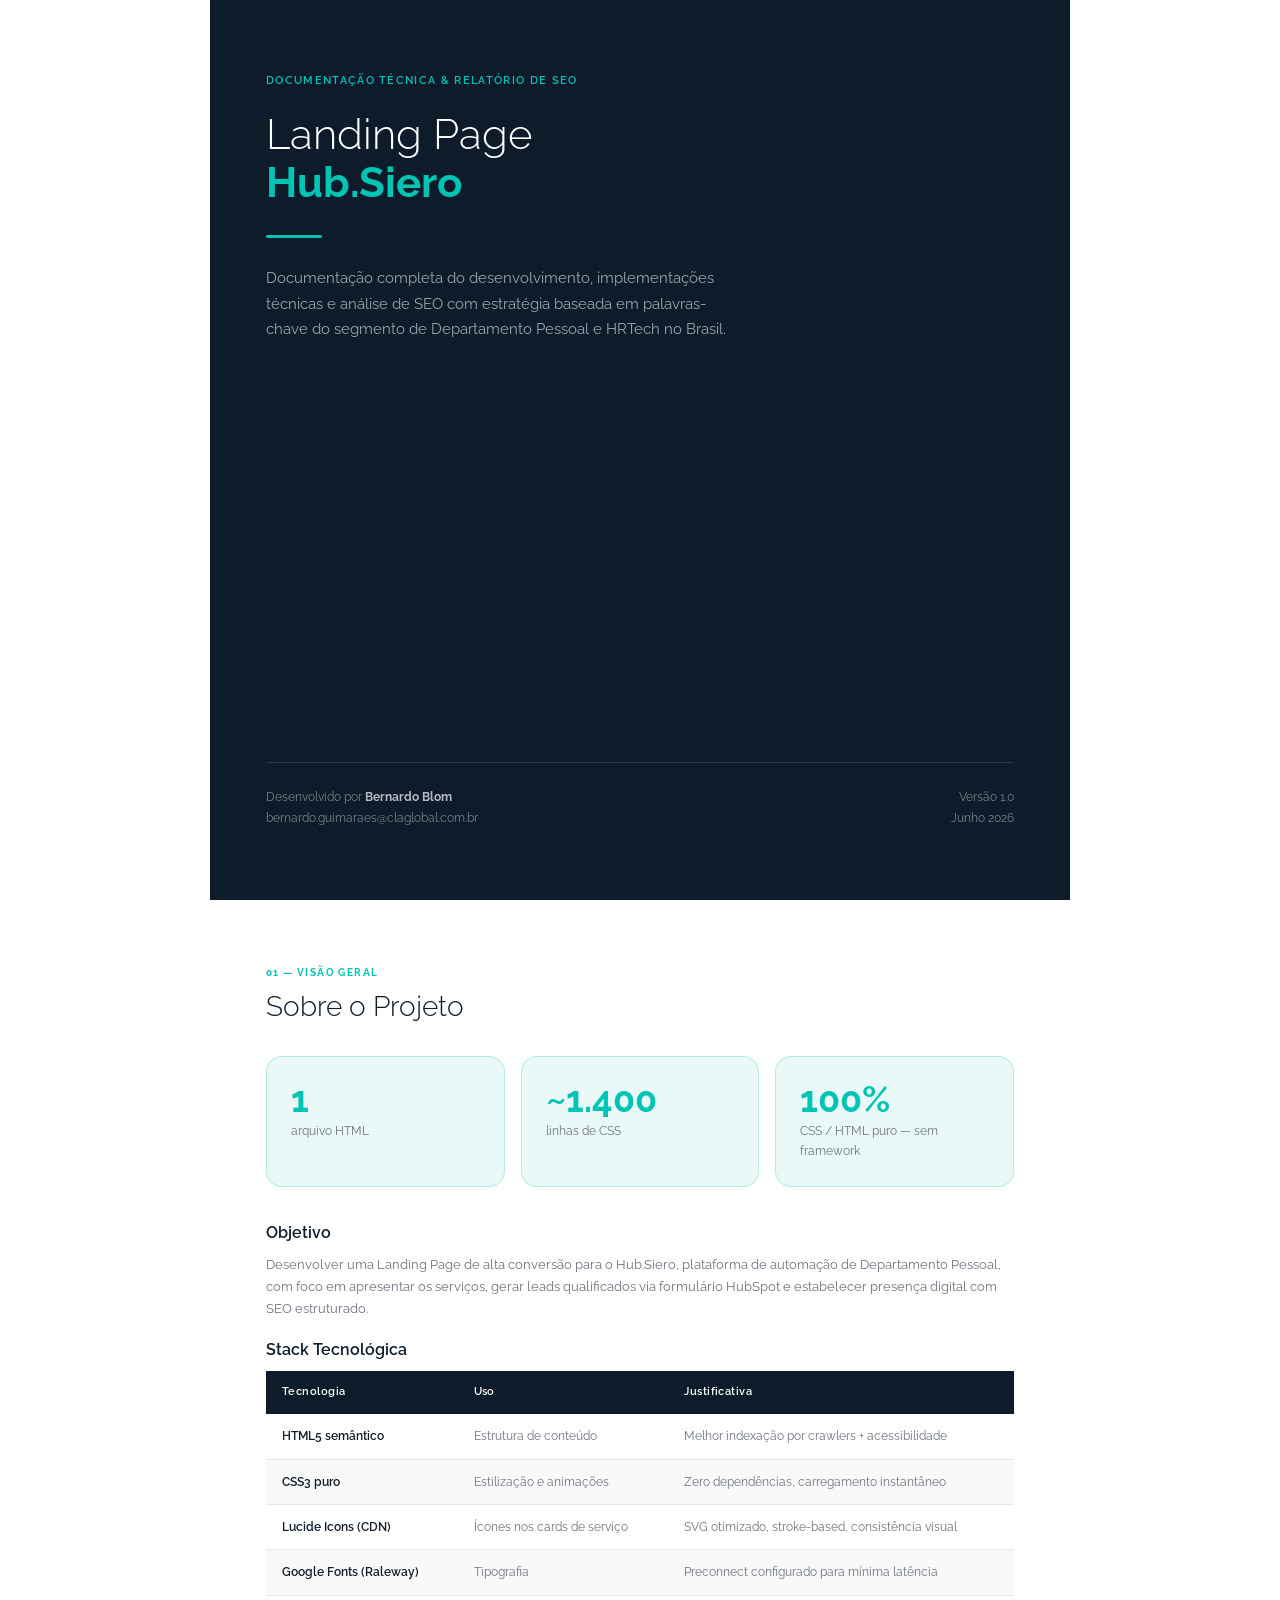
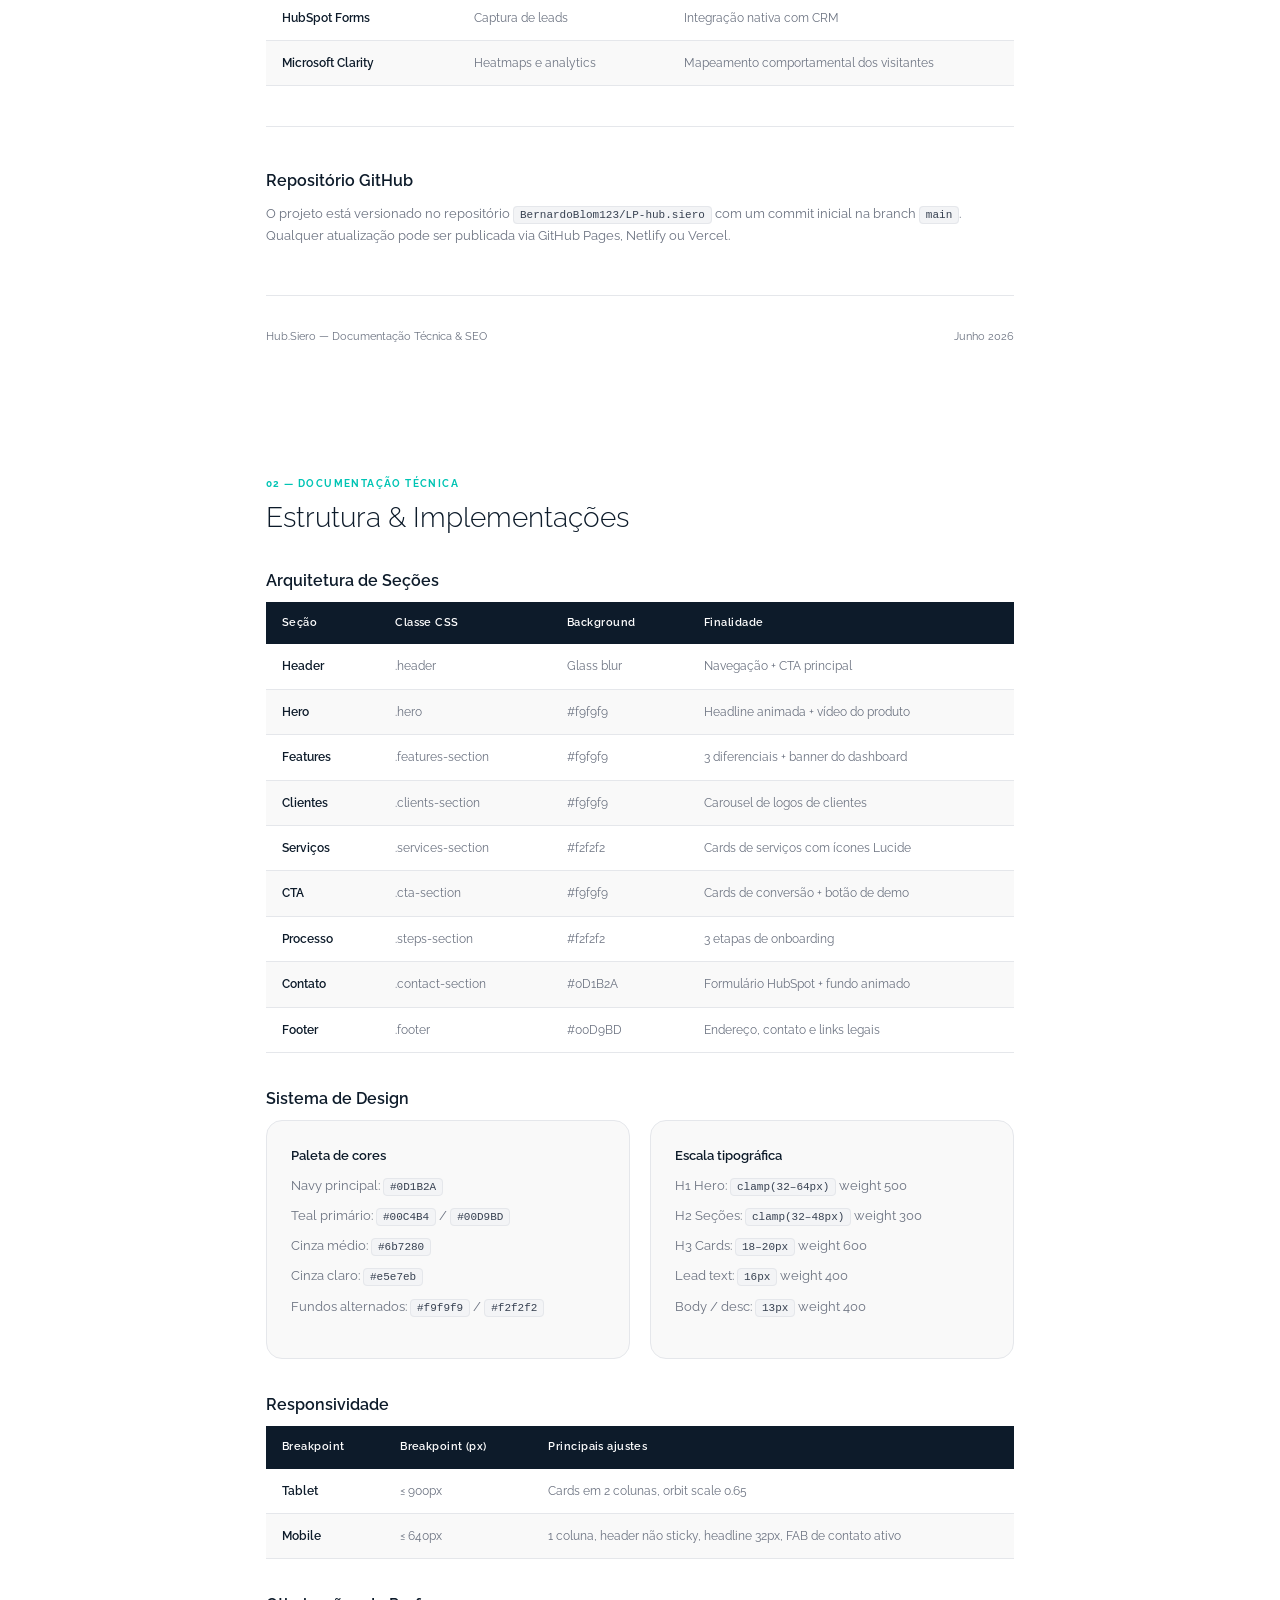
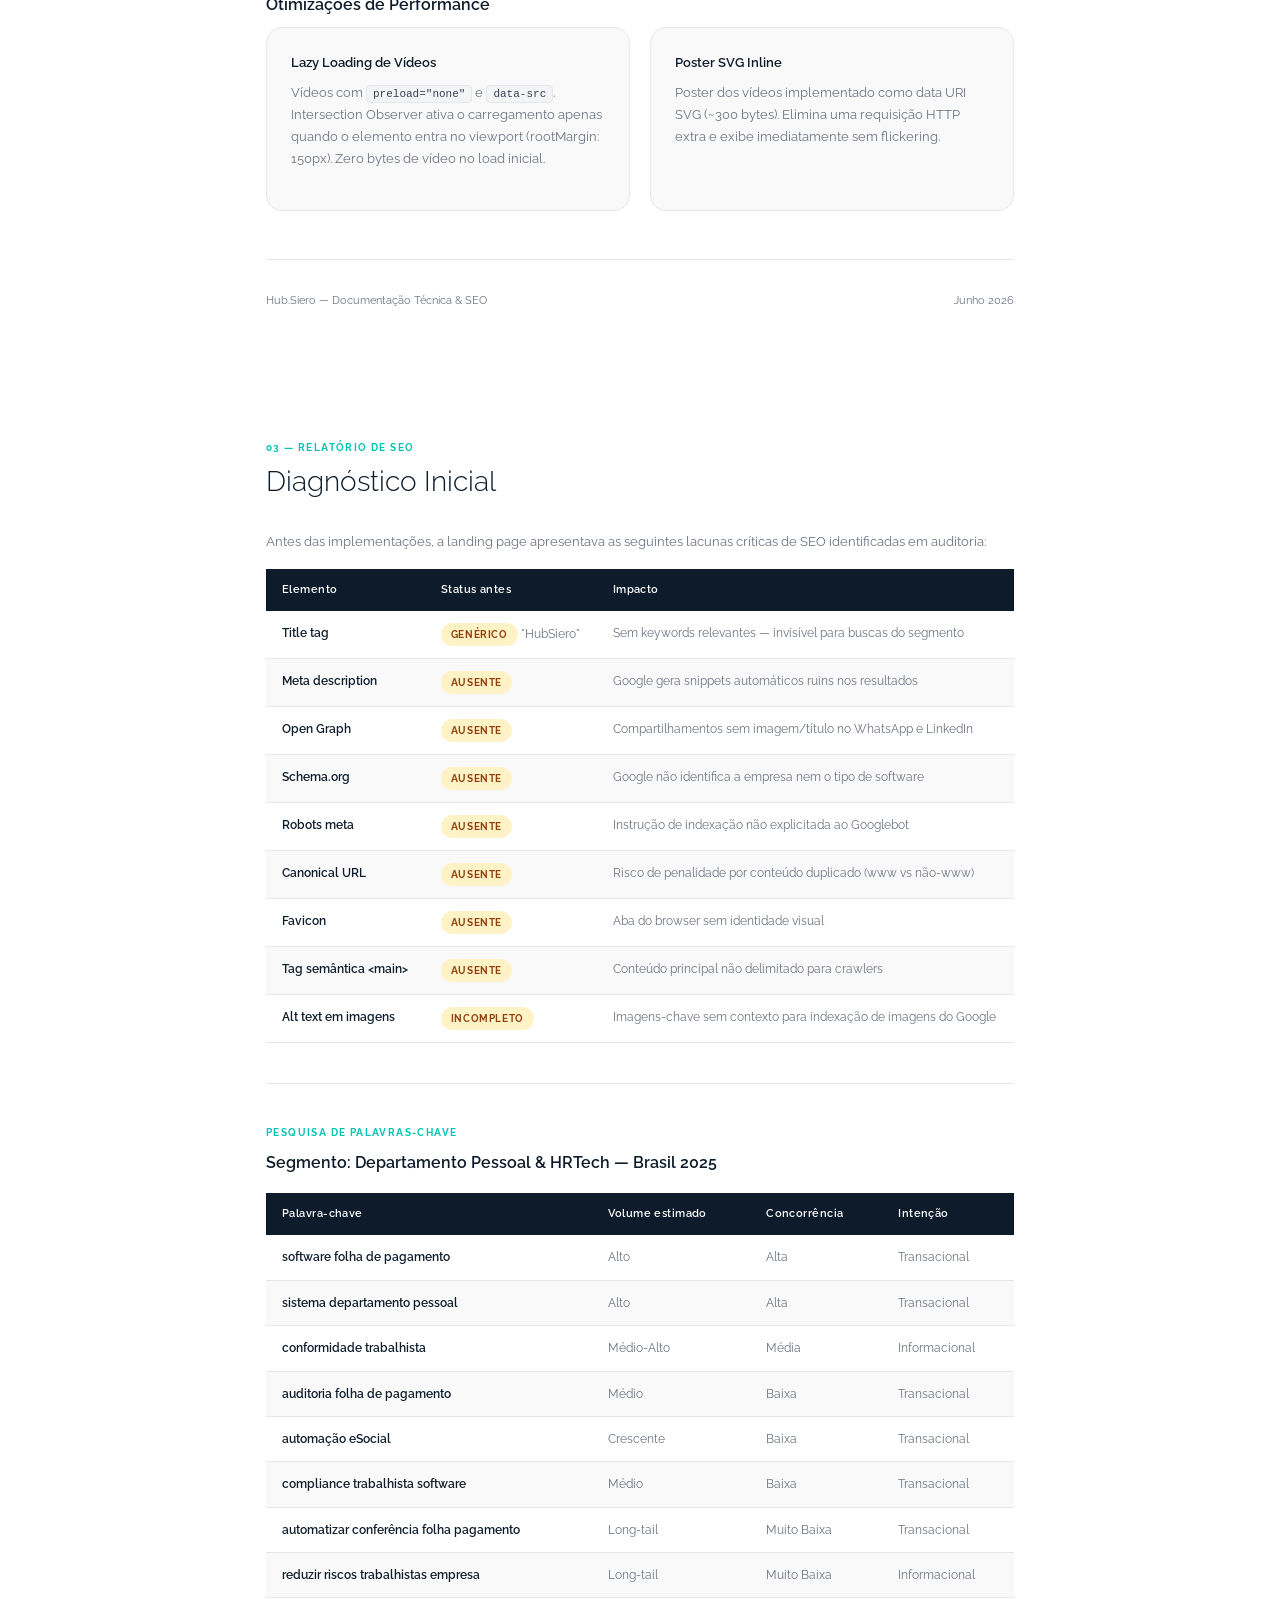
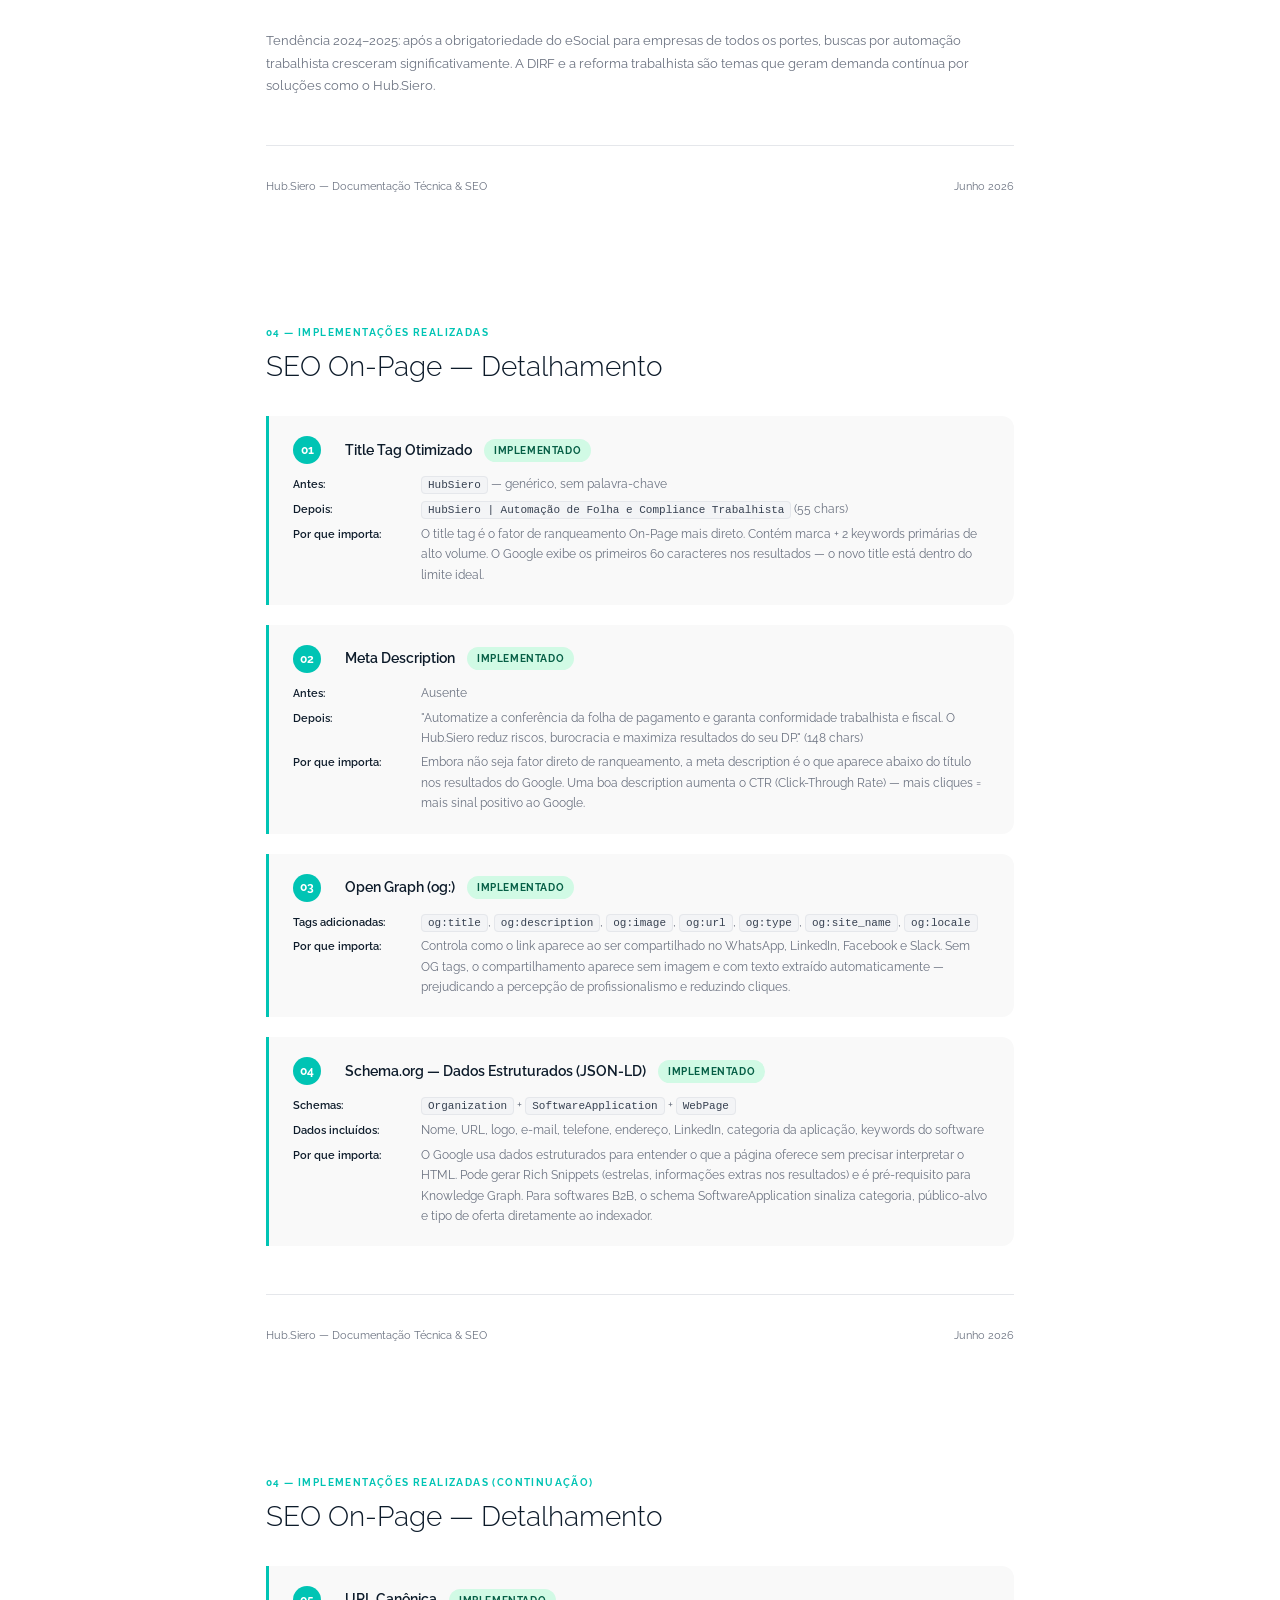
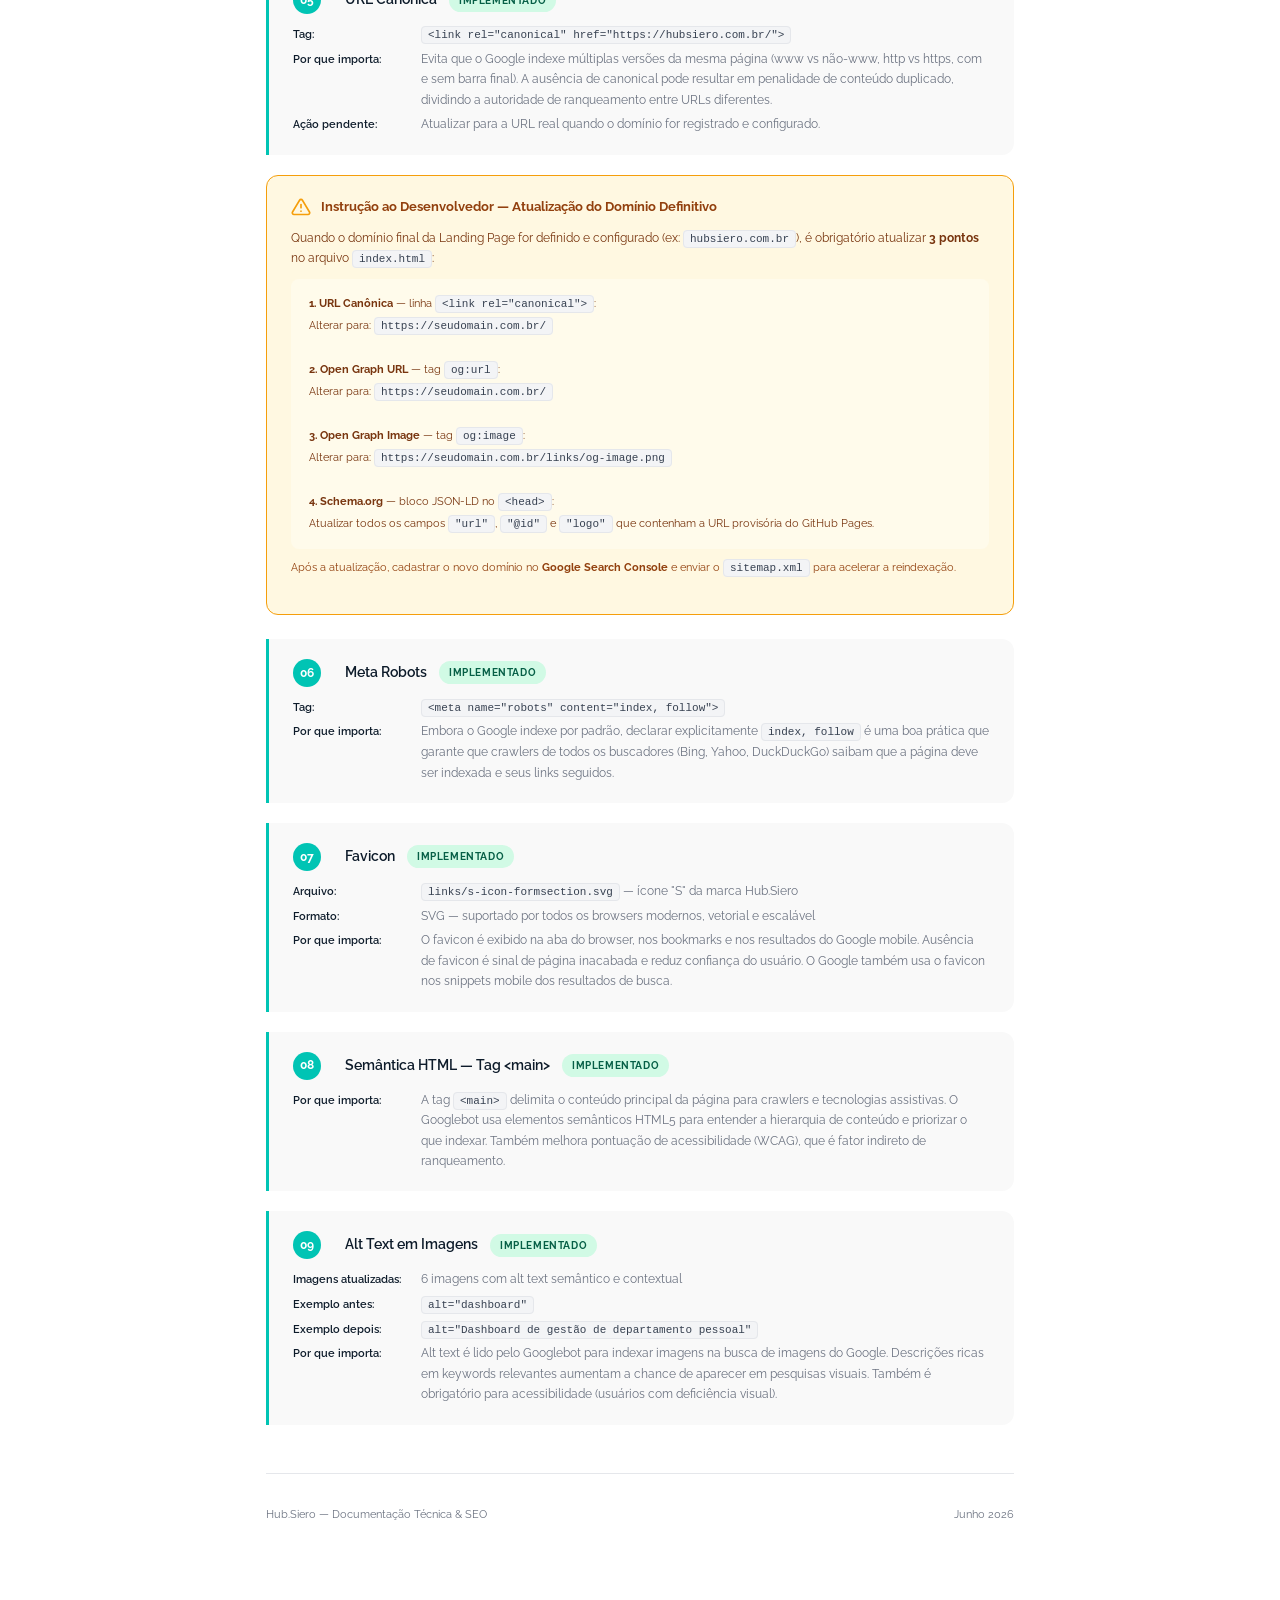
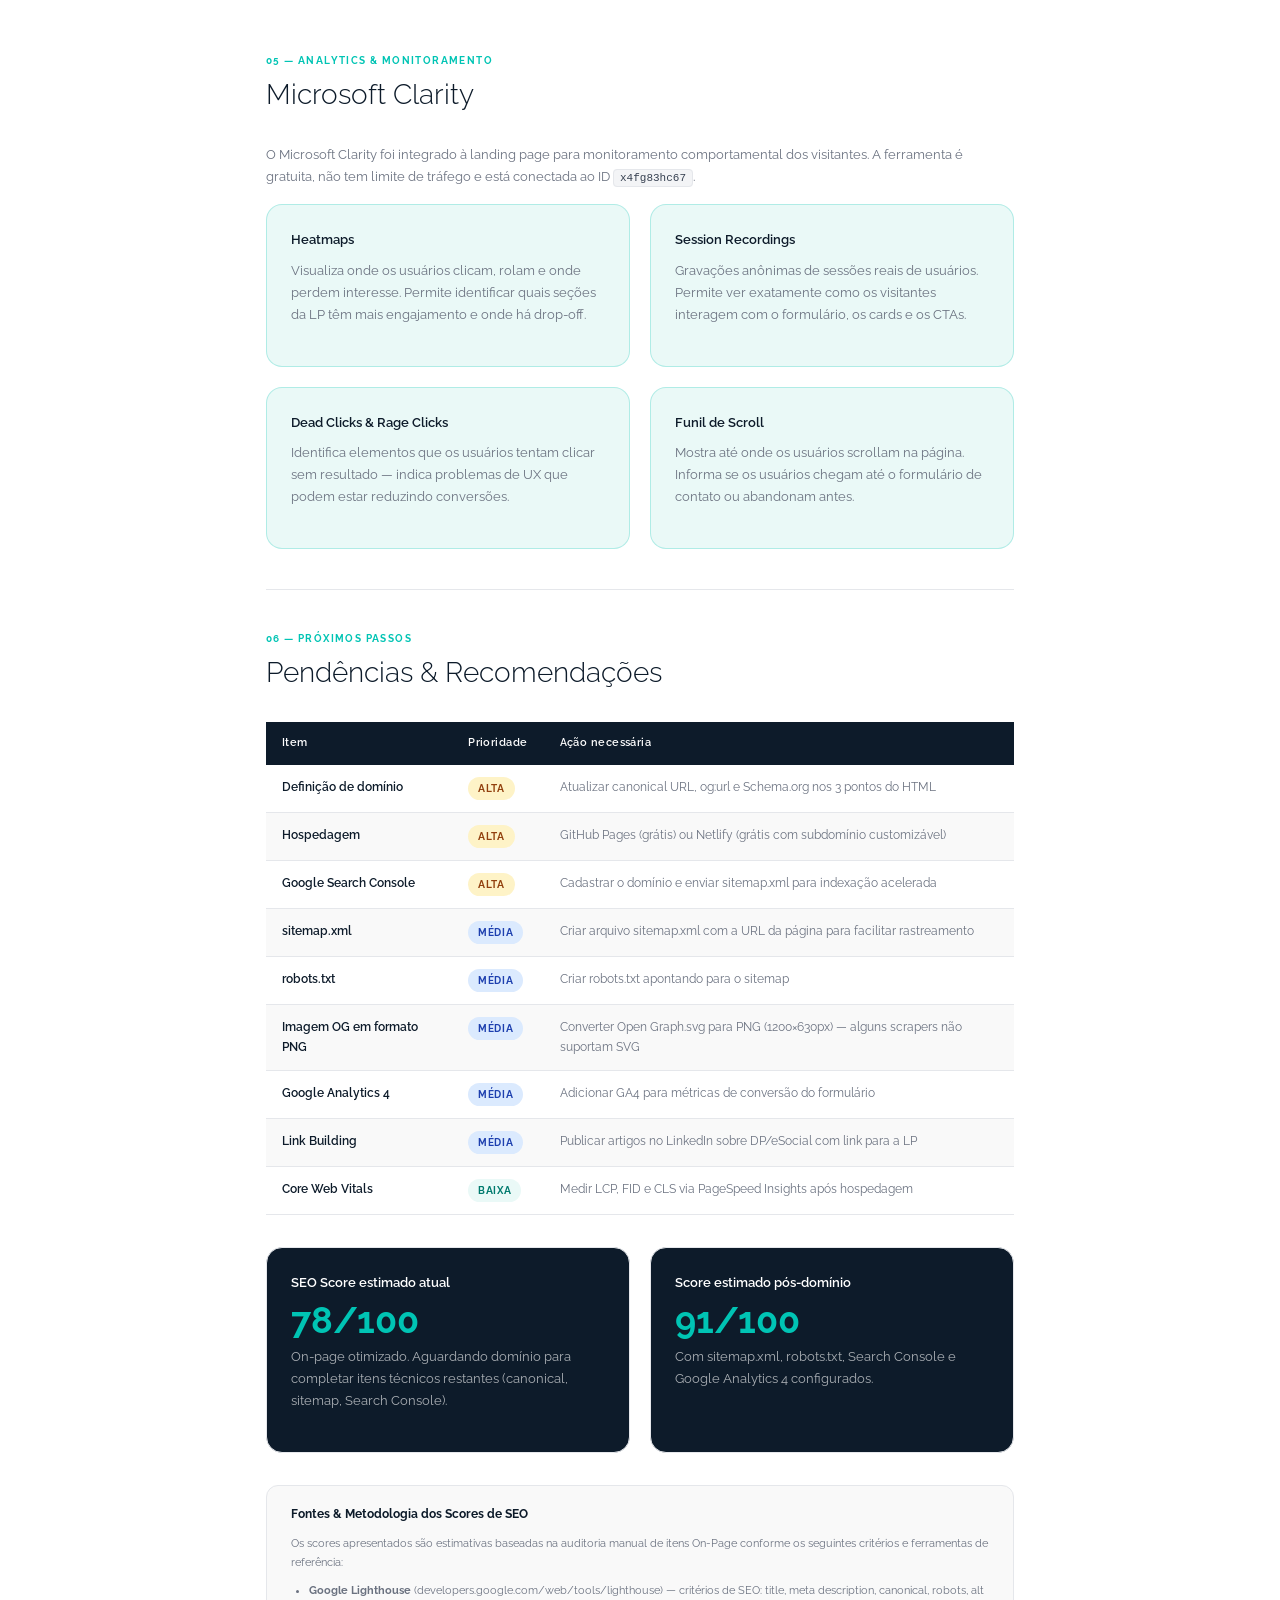
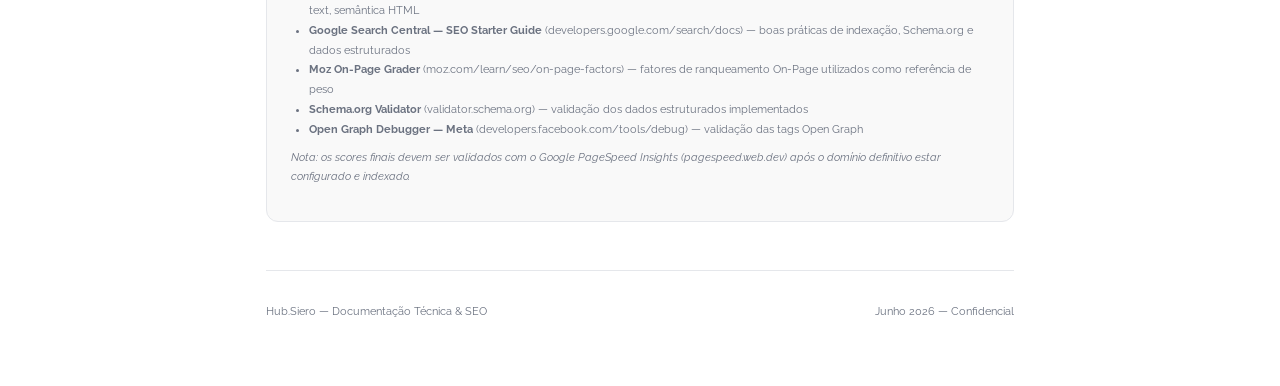
<file: relatorio.html>
<!DOCTYPE html>
<html lang="pt-BR">
<head>
  <meta charset="UTF-8" />
  <meta name="viewport" content="width=device-width, initial-scale=1.0" />
  <title>Relatório — Hub.Siero Landing Page</title>
  <link href="https://fonts.googleapis.com/css2?family=Raleway:wght@300;400;500;600;700&display=swap" rel="stylesheet" />
  <style>
    *, *::before, *::after { box-sizing: border-box; margin: 0; padding: 0; }

    :root {
      --navy:  #0D1B2A;
      --teal:  #00C4B4;
      --teal2: #00D9BD;
      --gray:  #6b7280;
      --light: #f9f9f9;
      --border:#e5e7eb;
    }

    body {
      font-family: 'Raleway', sans-serif;
      background: #ffffff;
      color: var(--navy);
      font-size: 13px;
      line-height: 1.7;
    }

    /* ── PRINT ── */
    @media print {
      body { font-size: 11px; }
      .page { page-break-after: always; }
      .no-break { page-break-inside: avoid; }
      @page { margin: 20mm 18mm; }
    }

    /* ── LAYOUT ── */
    .page {
      max-width: 860px;
      margin: 0 auto;
      padding: 64px 56px;
      min-height: 100vh;
    }

    /* ── COVER ── */
    .cover {
      background: var(--navy);
      color: #fff;
      display: flex;
      flex-direction: column;
      justify-content: space-between;
      min-height: 100vh;
      padding: 72px 56px;
    }

    .cover-top { display: flex; align-items: center; gap: 14px; }

    .cover-icon {
      width: 48px; height: 48px;
      background: var(--teal);
      border-radius: 50%;
      display: flex; align-items: center; justify-content: center;
    }

    .cover-icon svg { width: 26px; height: 26px; }

    .cover-brand {
      font-size: 22px;
      font-weight: 700;
      color: #fff;
    }

    .cover-mid { padding: 48px 0; }

    .cover-label {
      font-size: 11px;
      font-weight: 600;
      letter-spacing: 0.12em;
      text-transform: uppercase;
      color: var(--teal);
      margin-bottom: 20px;
    }

    .cover-title {
      font-size: 42px;
      font-weight: 300;
      line-height: 1.15;
      color: #fff;
      margin-bottom: 16px;
    }

    .cover-title strong { font-weight: 700; color: var(--teal); }

    .cover-sub {
      font-size: 15px;
      color: rgba(255,255,255,0.6);
      max-width: 480px;
      line-height: 1.7;
    }

    .cover-line {
      width: 56px; height: 3px;
      background: var(--teal);
      border-radius: 2px;
      margin: 28px 0;
    }

    .cover-bottom {
      display: flex;
      justify-content: space-between;
      align-items: flex-end;
      border-top: 1px solid rgba(255,255,255,0.12);
      padding-top: 24px;
      font-size: 12px;
      color: rgba(255,255,255,0.45);
    }

    .cover-date { text-align: right; }

    /* ── SECTIONS ── */
    .section-title {
      font-size: 10px;
      font-weight: 700;
      letter-spacing: 0.14em;
      text-transform: uppercase;
      color: var(--teal);
      margin-bottom: 8px;
    }

    h2 {
      font-size: 28px;
      font-weight: 300;
      color: var(--navy);
      line-height: 1.25;
      margin-bottom: 32px;
    }

    h3 {
      font-size: 16px;
      font-weight: 600;
      color: var(--navy);
      margin-bottom: 8px;
    }

    h4 {
      font-size: 13px;
      font-weight: 600;
      color: var(--navy);
      margin-bottom: 4px;
    }

    p { color: var(--gray); margin-bottom: 16px; }

    /* ── DIVIDER ── */
    .divider {
      border: none;
      border-top: 1px solid var(--border);
      margin: 40px 0;
    }

    /* ── CARDS GRID ── */
    .cards-2 {
      display: grid;
      grid-template-columns: 1fr 1fr;
      gap: 20px;
      margin-bottom: 32px;
    }

    .cards-3 {
      display: grid;
      grid-template-columns: 1fr 1fr 1fr;
      gap: 16px;
      margin-bottom: 32px;
    }

    .card {
      background: var(--light);
      border-radius: 16px;
      padding: 24px;
      border: 1px solid var(--border);
    }

    .card-teal {
      background: #EAF9F7;
      border-color: rgba(0,196,180,0.25);
    }

    .card-navy {
      background: var(--navy);
      color: #fff;
    }

    .card-navy h4 { color: #fff; }
    .card-navy p  { color: rgba(255,255,255,0.65); }

    .stat-num {
      font-size: 36px;
      font-weight: 700;
      color: var(--teal);
      line-height: 1;
      margin-bottom: 4px;
    }

    .stat-label {
      font-size: 12px;
      color: var(--gray);
    }

    /* ── TABLE ── */
    table {
      width: 100%;
      border-collapse: collapse;
      font-size: 12px;
      margin-bottom: 32px;
    }

    thead tr {
      background: var(--navy);
      color: #fff;
    }

    thead th {
      padding: 12px 16px;
      text-align: left;
      font-weight: 600;
      font-size: 11px;
      letter-spacing: 0.04em;
    }

    tbody tr { border-bottom: 1px solid var(--border); }
    tbody tr:nth-child(even) { background: var(--light); }

    tbody td {
      padding: 12px 16px;
      color: var(--gray);
      vertical-align: top;
    }

    tbody td:first-child { color: var(--navy); font-weight: 600; }

    /* ── BADGE ── */
    .badge {
      display: inline-block;
      padding: 3px 10px;
      border-radius: 999px;
      font-size: 10px;
      font-weight: 700;
      letter-spacing: 0.06em;
      text-transform: uppercase;
    }

    .badge-green  { background: #d1fae5; color: #065f46; }
    .badge-blue   { background: #dbeafe; color: #1e40af; }
    .badge-yellow { background: #fef3c7; color: #92400e; }
    .badge-teal   { background: #EAF9F7; color: #007a6e; }

    /* ── SEO ITEM ── */
    .seo-item {
      border-left: 3px solid var(--teal);
      padding: 20px 24px;
      background: var(--light);
      border-radius: 0 12px 12px 0;
      margin-bottom: 20px;
    }

    .seo-item-header {
      display: flex;
      align-items: center;
      justify-content: space-between;
      margin-bottom: 10px;
    }

    .seo-item-num {
      width: 28px; height: 28px;
      border-radius: 50%;
      background: var(--teal);
      color: #fff;
      font-size: 12px;
      font-weight: 700;
      display: flex; align-items: center; justify-content: center;
      flex-shrink: 0;
      margin-right: 12px;
    }

    .seo-item-title {
      font-size: 14px;
      font-weight: 600;
      color: var(--navy);
      display: flex;
      align-items: center;
      gap: 12px;
      flex: 1;
    }

    .seo-impact { display: flex; flex-direction: column; gap: 4px; margin-top: 10px; }

    .seo-impact-row {
      display: flex;
      gap: 8px;
      align-items: baseline;
    }

    .seo-impact-label {
      font-size: 11px;
      font-weight: 600;
      color: var(--navy);
      min-width: 120px;
    }

    .seo-impact-value {
      font-size: 12px;
      color: var(--gray);
    }

    code {
      font-family: 'Courier New', monospace;
      font-size: 11px;
      background: #f3f4f6;
      border: 1px solid var(--border);
      border-radius: 4px;
      padding: 2px 6px;
      color: #374151;
    }

    /* ── FOOTER BAR ── */
    .report-footer {
      display: flex;
      justify-content: space-between;
      align-items: center;
      padding-top: 32px;
      margin-top: 48px;
      border-top: 1px solid var(--border);
      font-size: 11px;
      color: var(--gray);
    }

    .teal { color: var(--teal); }
    .mb-8 { margin-bottom: 8px; }
    .mb-16 { margin-bottom: 16px; }
    .mb-32 { margin-bottom: 32px; }
    .mt-32 { margin-top: 32px; }
  </style>
</head>
<body>

<!-- ══════════════════════════════════════════════════════ -->
<!-- CAPA                                                   -->
<!-- ══════════════════════════════════════════════════════ -->
<div class="cover page">
  <div class="cover-mid" style="padding-top: 0;">
    <p class="cover-label">Documentação Técnica & Relatório de SEO</p>
    <h1 class="cover-title">Landing Page<br /><strong>Hub.Siero</strong></h1>
    <div class="cover-line"></div>
    <p class="cover-sub">Documentação completa do desenvolvimento, implementações técnicas e análise de SEO com estratégia baseada em palavras-chave do segmento de Departamento Pessoal e HRTech no Brasil.</p>
  </div>

  <div class="cover-bottom">
    <div>
      <div>Desenvolvido por <strong style="color:rgba(255,255,255,0.7)">Bernardo Blom</strong></div>
      <div>bernardo.guimaraes@claglobal.com.br</div>
    </div>
    <div class="cover-date">
      <div>Versão 1.0</div>
      <div>Junho 2026</div>
    </div>
  </div>
</div>

<!-- ══════════════════════════════════════════════════════ -->
<!-- VISÃO GERAL DO PROJETO                                 -->
<!-- ══════════════════════════════════════════════════════ -->
<div class="page">
  <p class="section-title">01 — Visão Geral</p>
  <h2>Sobre o Projeto</h2>

  <div class="cards-3 no-break">
    <div class="card card-teal">
      <div class="stat-num">1</div>
      <div class="stat-label">arquivo HTML</div>
    </div>
    <div class="card card-teal">
      <div class="stat-num">~1.400</div>
      <div class="stat-label">linhas de CSS</div>
    </div>
    <div class="card card-teal">
      <div class="stat-num">100%</div>
      <div class="stat-label">CSS / HTML puro — sem framework</div>
    </div>
  </div>

  <h3>Objetivo</h3>
  <p>Desenvolver uma Landing Page de alta conversão para o Hub.Siero, plataforma de automação de Departamento Pessoal, com foco em apresentar os serviços, gerar leads qualificados via formulário HubSpot e estabelecer presença digital com SEO estruturado.</p>

  <h3>Stack Tecnológica</h3>
  <table>
    <thead>
      <tr><th>Tecnologia</th><th>Uso</th><th>Justificativa</th></tr>
    </thead>
    <tbody>
      <tr><td>HTML5 semântico</td><td>Estrutura de conteúdo</td><td>Melhor indexação por crawlers + acessibilidade</td></tr>
      <tr><td>CSS3 puro</td><td>Estilização e animações</td><td>Zero dependências, carregamento instantâneo</td></tr>
      <tr><td>Lucide Icons (CDN)</td><td>Ícones nos cards de serviço</td><td>SVG otimizado, stroke-based, consistência visual</td></tr>
      <tr><td>Google Fonts (Raleway)</td><td>Tipografia</td><td>Preconnect configurado para mínima latência</td></tr>
      <tr><td>HubSpot Forms</td><td>Captura de leads</td><td>Integração nativa com CRM</td></tr>
      <tr><td>Microsoft Clarity</td><td>Heatmaps e analytics</td><td>Mapeamento comportamental dos visitantes</td></tr>
    </tbody>
  </table>

  <hr class="divider" />

  <h3>Repositório GitHub</h3>
  <p>O projeto está versionado no repositório <code>BernardoBlom123/LP-hub.siero</code> com um commit inicial na branch <code>main</code>. Qualquer atualização pode ser publicada via GitHub Pages, Netlify ou Vercel.</p>

  <div class="report-footer">
    <span>Hub.Siero — Documentação Técnica & SEO</span>
    <span>Junho 2026</span>
  </div>
</div>

<!-- ══════════════════════════════════════════════════════ -->
<!-- DOCUMENTAÇÃO TÉCNICA                                   -->
<!-- ══════════════════════════════════════════════════════ -->
<div class="page">
  <p class="section-title">02 — Documentação Técnica</p>
  <h2>Estrutura & Implementações</h2>

  <h3 class="mb-8">Arquitetura de Seções</h3>
  <table>
    <thead>
      <tr><th>Seção</th><th>Classe CSS</th><th>Background</th><th>Finalidade</th></tr>
    </thead>
    <tbody>
      <tr><td>Header</td><td>.header</td><td>Glass blur</td><td>Navegação + CTA principal</td></tr>
      <tr><td>Hero</td><td>.hero</td><td>#f9f9f9</td><td>Headline animada + vídeo do produto</td></tr>
      <tr><td>Features</td><td>.features-section</td><td>#f9f9f9</td><td>3 diferenciais + banner do dashboard</td></tr>
      <tr><td>Clientes</td><td>.clients-section</td><td>#f9f9f9</td><td>Carousel de logos de clientes</td></tr>
      <tr><td>Serviços</td><td>.services-section</td><td>#f2f2f2</td><td>Cards de serviços com ícones Lucide</td></tr>
      <tr><td>CTA</td><td>.cta-section</td><td>#f9f9f9</td><td>Cards de conversão + botão de demo</td></tr>
      <tr><td>Processo</td><td>.steps-section</td><td>#f2f2f2</td><td>3 etapas de onboarding</td></tr>
      <tr><td>Contato</td><td>.contact-section</td><td>#0D1B2A</td><td>Formulário HubSpot + fundo animado</td></tr>
      <tr><td>Footer</td><td>.footer</td><td>#00D9BD</td><td>Endereço, contato e links legais</td></tr>
    </tbody>
  </table>

  <h3 class="mb-8">Sistema de Design</h3>
  <div class="cards-2 no-break">
    <div class="card">
      <h4 class="mb-8">Paleta de cores</h4>
      <p class="mb-8">Navy principal: <code>#0D1B2A</code></p>
      <p class="mb-8">Teal primário: <code>#00C4B4</code> / <code>#00D9BD</code></p>
      <p class="mb-8">Cinza médio: <code>#6b7280</code></p>
      <p class="mb-8">Cinza claro: <code>#e5e7eb</code></p>
      <p>Fundos alternados: <code>#f9f9f9</code> / <code>#f2f2f2</code></p>
    </div>
    <div class="card">
      <h4 class="mb-8">Escala tipográfica</h4>
      <p class="mb-8">H1 Hero: <code>clamp(32–64px)</code> weight 500</p>
      <p class="mb-8">H2 Seções: <code>clamp(32–48px)</code> weight 300</p>
      <p class="mb-8">H3 Cards: <code>18–20px</code> weight 600</p>
      <p class="mb-8">Lead text: <code>16px</code> weight 400</p>
      <p>Body / desc: <code>13px</code> weight 400</p>
    </div>
  </div>

  <h3 class="mb-8">Responsividade</h3>
  <table>
    <thead>
      <tr><th>Breakpoint</th><th>Breakpoint (px)</th><th>Principais ajustes</th></tr>
    </thead>
    <tbody>
      <tr><td>Tablet</td><td>≤ 900px</td><td>Cards em 2 colunas, orbit scale 0.65</td></tr>
      <tr><td>Mobile</td><td>≤ 640px</td><td>1 coluna, header não sticky, headline 32px, FAB de contato ativo</td></tr>
    </tbody>
  </table>

  <h3 class="mb-8">Otimizações de Performance</h3>
  <div class="cards-2 no-break">
    <div class="card">
      <h4 class="mb-8">Lazy Loading de Vídeos</h4>
      <p>Vídeos com <code>preload="none"</code> e <code>data-src</code>. Intersection Observer ativa o carregamento apenas quando o elemento entra no viewport (rootMargin: 150px). Zero bytes de vídeo no load inicial.</p>
    </div>
    <div class="card">
      <h4 class="mb-8">Poster SVG Inline</h4>
      <p>Poster dos vídeos implementado como data URI SVG (~300 bytes). Elimina uma requisição HTTP extra e exibe imediatamente sem flickering.</p>
    </div>
  </div>

  <div class="report-footer">
    <span>Hub.Siero — Documentação Técnica & SEO</span>
    <span>Junho 2026</span>
  </div>
</div>

<!-- ══════════════════════════════════════════════════════ -->
<!-- DIAGNÓSTICO SEO                                        -->
<!-- ══════════════════════════════════════════════════════ -->
<div class="page">
  <p class="section-title">03 — Relatório de SEO</p>
  <h2>Diagnóstico Inicial</h2>

  <p>Antes das implementações, a landing page apresentava as seguintes lacunas críticas de SEO identificadas em auditoria:</p>

  <table class="mb-32">
    <thead>
      <tr><th>Elemento</th><th>Status antes</th><th>Impacto</th></tr>
    </thead>
    <tbody>
      <tr>
        <td>Title tag</td>
        <td><span class="badge badge-yellow">Genérico</span> "HubSiero"</td>
        <td>Sem keywords relevantes — invisível para buscas do segmento</td>
      </tr>
      <tr>
        <td>Meta description</td>
        <td><span class="badge badge-yellow">Ausente</span></td>
        <td>Google gera snippets automáticos ruins nos resultados</td>
      </tr>
      <tr>
        <td>Open Graph</td>
        <td><span class="badge badge-yellow">Ausente</span></td>
        <td>Compartilhamentos sem imagem/título no WhatsApp e LinkedIn</td>
      </tr>
      <tr>
        <td>Schema.org</td>
        <td><span class="badge badge-yellow">Ausente</span></td>
        <td>Google não identifica a empresa nem o tipo de software</td>
      </tr>
      <tr>
        <td>Robots meta</td>
        <td><span class="badge badge-yellow">Ausente</span></td>
        <td>Instrução de indexação não explicitada ao Googlebot</td>
      </tr>
      <tr>
        <td>Canonical URL</td>
        <td><span class="badge badge-yellow">Ausente</span></td>
        <td>Risco de penalidade por conteúdo duplicado (www vs não-www)</td>
      </tr>
      <tr>
        <td>Favicon</td>
        <td><span class="badge badge-yellow">Ausente</span></td>
        <td>Aba do browser sem identidade visual</td>
      </tr>
      <tr>
        <td>Tag semântica &lt;main&gt;</td>
        <td><span class="badge badge-yellow">Ausente</span></td>
        <td>Conteúdo principal não delimitado para crawlers</td>
      </tr>
      <tr>
        <td>Alt text em imagens</td>
        <td><span class="badge badge-yellow">Incompleto</span></td>
        <td>Imagens-chave sem contexto para indexação de imagens do Google</td>
      </tr>
    </tbody>
  </table>

  <hr class="divider" />

  <p class="section-title">Pesquisa de Palavras-chave</p>
  <h3 class="mb-16">Segmento: Departamento Pessoal & HRTech — Brasil 2025</h3>

  <table>
    <thead>
      <tr><th>Palavra-chave</th><th>Volume estimado</th><th>Concorrência</th><th>Intenção</th></tr>
    </thead>
    <tbody>
      <tr><td>software folha de pagamento</td><td>Alto</td><td>Alta</td><td>Transacional</td></tr>
      <tr><td>sistema departamento pessoal</td><td>Alto</td><td>Alta</td><td>Transacional</td></tr>
      <tr><td>conformidade trabalhista</td><td>Médio-Alto</td><td>Média</td><td>Informacional</td></tr>
      <tr><td>auditoria folha de pagamento</td><td>Médio</td><td>Baixa</td><td>Transacional</td></tr>
      <tr><td>automação eSocial</td><td>Crescente</td><td>Baixa</td><td>Transacional</td></tr>
      <tr><td>compliance trabalhista software</td><td>Médio</td><td>Baixa</td><td>Transacional</td></tr>
      <tr><td>automatizar conferência folha pagamento</td><td>Long-tail</td><td>Muito Baixa</td><td>Transacional</td></tr>
      <tr><td>reduzir riscos trabalhistas empresa</td><td>Long-tail</td><td>Muito Baixa</td><td>Informacional</td></tr>
    </tbody>
  </table>

  <p>Tendência 2024–2025: após a obrigatoriedade do eSocial para empresas de todos os portes, buscas por automação trabalhista cresceram significativamente. A DIRF e a reforma trabalhista são temas que geram demanda contínua por soluções como o Hub.Siero.</p>

  <div class="report-footer">
    <span>Hub.Siero — Documentação Técnica & SEO</span>
    <span>Junho 2026</span>
  </div>
</div>

<!-- ══════════════════════════════════════════════════════ -->
<!-- IMPLEMENTAÇÕES SEO                                     -->
<!-- ══════════════════════════════════════════════════════ -->
<div class="page">
  <p class="section-title">04 — Implementações Realizadas</p>
  <h2>SEO On-Page — Detalhamento</h2>

  <!-- 1 -->
  <div class="seo-item no-break">
    <div class="seo-item-header">
      <div class="seo-item-title">
        <div class="seo-item-num">01</div>
        Title Tag Otimizado
        <span class="badge badge-green">Implementado</span>
      </div>
    </div>
    <div class="seo-impact">
      <div class="seo-impact-row">
        <span class="seo-impact-label">Antes:</span>
        <span class="seo-impact-value"><code>HubSiero</code> — genérico, sem palavra-chave</span>
      </div>
      <div class="seo-impact-row">
        <span class="seo-impact-label">Depois:</span>
        <span class="seo-impact-value"><code>HubSiero | Automação de Folha e Compliance Trabalhista</code> (55 chars)</span>
      </div>
      <div class="seo-impact-row">
        <span class="seo-impact-label">Por que importa:</span>
        <span class="seo-impact-value">O title tag é o fator de ranqueamento On-Page mais direto. Contém marca + 2 keywords primárias de alto volume. O Google exibe os primeiros 60 caracteres nos resultados — o novo title está dentro do limite ideal.</span>
      </div>
    </div>
  </div>

  <!-- 2 -->
  <div class="seo-item no-break">
    <div class="seo-item-header">
      <div class="seo-item-title">
        <div class="seo-item-num">02</div>
        Meta Description
        <span class="badge badge-green">Implementado</span>
      </div>
    </div>
    <div class="seo-impact">
      <div class="seo-impact-row">
        <span class="seo-impact-label">Antes:</span>
        <span class="seo-impact-value">Ausente</span>
      </div>
      <div class="seo-impact-row">
        <span class="seo-impact-label">Depois:</span>
        <span class="seo-impact-value">"Automatize a conferência da folha de pagamento e garanta conformidade trabalhista e fiscal. O Hub.Siero reduz riscos, burocracia e maximiza resultados do seu DP." (148 chars)</span>
      </div>
      <div class="seo-impact-row">
        <span class="seo-impact-label">Por que importa:</span>
        <span class="seo-impact-value">Embora não seja fator direto de ranqueamento, a meta description é o que aparece abaixo do título nos resultados do Google. Uma boa description aumenta o CTR (Click-Through Rate) — mais cliques = mais sinal positivo ao Google.</span>
      </div>
    </div>
  </div>

  <!-- 3 -->
  <div class="seo-item no-break">
    <div class="seo-item-header">
      <div class="seo-item-title">
        <div class="seo-item-num">03</div>
        Open Graph (og:)
        <span class="badge badge-green">Implementado</span>
      </div>
    </div>
    <div class="seo-impact">
      <div class="seo-impact-row">
        <span class="seo-impact-label">Tags adicionadas:</span>
        <span class="seo-impact-value"><code>og:title</code>, <code>og:description</code>, <code>og:image</code>, <code>og:url</code>, <code>og:type</code>, <code>og:site_name</code>, <code>og:locale</code></span>
      </div>
      <div class="seo-impact-row">
        <span class="seo-impact-label">Por que importa:</span>
        <span class="seo-impact-value">Controla como o link aparece ao ser compartilhado no WhatsApp, LinkedIn, Facebook e Slack. Sem OG tags, o compartilhamento aparece sem imagem e com texto extraído automaticamente — prejudicando a percepção de profissionalismo e reduzindo cliques.</span>
      </div>
    </div>
  </div>

  <!-- 4 -->
  <div class="seo-item no-break">
    <div class="seo-item-header">
      <div class="seo-item-title">
        <div class="seo-item-num">04</div>
        Schema.org — Dados Estruturados (JSON-LD)
        <span class="badge badge-green">Implementado</span>
      </div>
    </div>
    <div class="seo-impact">
      <div class="seo-impact-row">
        <span class="seo-impact-label">Schemas:</span>
        <span class="seo-impact-value"><code>Organization</code> + <code>SoftwareApplication</code> + <code>WebPage</code></span>
      </div>
      <div class="seo-impact-row">
        <span class="seo-impact-label">Dados incluídos:</span>
        <span class="seo-impact-value">Nome, URL, logo, e-mail, telefone, endereço, LinkedIn, categoria da aplicação, keywords do software</span>
      </div>
      <div class="seo-impact-row">
        <span class="seo-impact-label">Por que importa:</span>
        <span class="seo-impact-value">O Google usa dados estruturados para entender o que a página oferece sem precisar interpretar o HTML. Pode gerar Rich Snippets (estrelas, informações extras nos resultados) e é pré-requisito para Knowledge Graph. Para softwares B2B, o schema SoftwareApplication sinaliza categoria, público-alvo e tipo de oferta diretamente ao indexador.</span>
      </div>
    </div>
  </div>

  <div class="report-footer">
    <span>Hub.Siero — Documentação Técnica & SEO</span>
    <span>Junho 2026</span>
  </div>
</div>

<!-- ══════════════════════════════════════════════════════ -->
<!-- IMPLEMENTAÇÕES SEO (continuação)                       -->
<!-- ══════════════════════════════════════════════════════ -->
<div class="page">
  <p class="section-title">04 — Implementações Realizadas (continuação)</p>
  <h2>SEO On-Page — Detalhamento</h2>

  <!-- 5 -->
  <div class="seo-item no-break">
    <div class="seo-item-header">
      <div class="seo-item-title">
        <div class="seo-item-num">05</div>
        URL Canônica
        <span class="badge badge-green">Implementado</span>
      </div>
    </div>
    <div class="seo-impact">
      <div class="seo-impact-row">
        <span class="seo-impact-label">Tag:</span>
        <span class="seo-impact-value"><code>&lt;link rel="canonical" href="https://hubsiero.com.br/"&gt;</code></span>
      </div>
      <div class="seo-impact-row">
        <span class="seo-impact-label">Por que importa:</span>
        <span class="seo-impact-value">Evita que o Google indexe múltiplas versões da mesma página (www vs não-www, http vs https, com e sem barra final). A ausência de canonical pode resultar em penalidade de conteúdo duplicado, dividindo a autoridade de ranqueamento entre URLs diferentes.</span>
      </div>
      <div class="seo-impact-row">
        <span class="seo-impact-label">Ação pendente:</span>
        <span class="seo-impact-value">Atualizar para a URL real quando o domínio for registrado e configurado.</span>
      </div>
    </div>
  </div>

  <!-- INSTRUÇÃO DOMÍNIO DEFINITIVO -->
  <div style="background:#fff8e1;border:1.5px solid #f59e0b;border-radius:12px;padding:20px 24px;margin-bottom:24px;" class="no-break">
    <div style="display:flex;align-items:center;gap:10px;margin-bottom:10px;">
      <svg width="20" height="20" viewBox="0 0 24 24" fill="none" stroke="#f59e0b" stroke-width="2" stroke-linecap="round" stroke-linejoin="round"><path d="M10.29 3.86L1.82 18a2 2 0 0 0 1.71 3h16.94a2 2 0 0 0 1.71-3L13.71 3.86a2 2 0 0 0-3.42 0z"/><line x1="12" y1="9" x2="12" y2="13"/><line x1="12" y1="17" x2="12.01" y2="17"/></svg>
      <strong style="font-size:13px;color:#92400e;">Instrução ao Desenvolvedor — Atualização do Domínio Definitivo</strong>
    </div>
    <p style="color:#78350f;margin-bottom:10px;font-size:12px;">Quando o domínio final da Landing Page for definido e configurado (ex: <code>hubsiero.com.br</code>), é obrigatório atualizar <strong>3 pontos</strong> no arquivo <code>index.html</code>:</p>
    <div style="background:#fffbeb;border-radius:8px;padding:14px 18px;font-size:11px;color:#78350f;line-height:2;">
      <strong>1. URL Canônica</strong> — linha <code>&lt;link rel="canonical"&gt;</code>:<br/>
      Alterar para: <code>https://seudomain.com.br/</code><br/><br/>
      <strong>2. Open Graph URL</strong> — tag <code>og:url</code>:<br/>
      Alterar para: <code>https://seudomain.com.br/</code><br/><br/>
      <strong>3. Open Graph Image</strong> — tag <code>og:image</code>:<br/>
      Alterar para: <code>https://seudomain.com.br/links/og-image.png</code><br/><br/>
      <strong>4. Schema.org</strong> — bloco JSON-LD no <code>&lt;head&gt;</code>:<br/>
      Atualizar todos os campos <code>"url"</code>, <code>"@id"</code> e <code>"logo"</code> que contenham a URL provisória do GitHub Pages.
    </div>
    <p style="color:#92400e;font-size:11px;margin-top:10px;">Após a atualização, cadastrar o novo domínio no <strong>Google Search Console</strong> e enviar o <code>sitemap.xml</code> para acelerar a reindexação.</p>
  </div>

  <!-- 6 -->
  <div class="seo-item no-break">
    <div class="seo-item-header">
      <div class="seo-item-title">
        <div class="seo-item-num">06</div>
        Meta Robots
        <span class="badge badge-green">Implementado</span>
      </div>
    </div>
    <div class="seo-impact">
      <div class="seo-impact-row">
        <span class="seo-impact-label">Tag:</span>
        <span class="seo-impact-value"><code>&lt;meta name="robots" content="index, follow"&gt;</code></span>
      </div>
      <div class="seo-impact-row">
        <span class="seo-impact-label">Por que importa:</span>
        <span class="seo-impact-value">Embora o Google indexe por padrão, declarar explicitamente <code>index, follow</code> é uma boa prática que garante que crawlers de todos os buscadores (Bing, Yahoo, DuckDuckGo) saibam que a página deve ser indexada e seus links seguidos.</span>
      </div>
    </div>
  </div>

  <!-- 7 -->
  <div class="seo-item no-break">
    <div class="seo-item-header">
      <div class="seo-item-title">
        <div class="seo-item-num">07</div>
        Favicon
        <span class="badge badge-green">Implementado</span>
      </div>
    </div>
    <div class="seo-impact">
      <div class="seo-impact-row">
        <span class="seo-impact-label">Arquivo:</span>
        <span class="seo-impact-value"><code>links/s-icon-formsection.svg</code> — ícone "S" da marca Hub.Siero</span>
      </div>
      <div class="seo-impact-row">
        <span class="seo-impact-label">Formato:</span>
        <span class="seo-impact-value">SVG — suportado por todos os browsers modernos, vetorial e escalável</span>
      </div>
      <div class="seo-impact-row">
        <span class="seo-impact-label">Por que importa:</span>
        <span class="seo-impact-value">O favicon é exibido na aba do browser, nos bookmarks e nos resultados do Google mobile. Ausência de favicon é sinal de página inacabada e reduz confiança do usuário. O Google também usa o favicon nos snippets mobile dos resultados de busca.</span>
      </div>
    </div>
  </div>

  <!-- 8 -->
  <div class="seo-item no-break">
    <div class="seo-item-header">
      <div class="seo-item-title">
        <div class="seo-item-num">08</div>
        Semântica HTML — Tag &lt;main&gt;
        <span class="badge badge-green">Implementado</span>
      </div>
    </div>
    <div class="seo-impact">
      <div class="seo-impact-row">
        <span class="seo-impact-label">Por que importa:</span>
        <span class="seo-impact-value">A tag <code>&lt;main&gt;</code> delimita o conteúdo principal da página para crawlers e tecnologias assistivas. O Googlebot usa elementos semânticos HTML5 para entender a hierarquia de conteúdo e priorizar o que indexar. Também melhora pontuação de acessibilidade (WCAG), que é fator indireto de ranqueamento.</span>
      </div>
    </div>
  </div>

  <!-- 9 -->
  <div class="seo-item no-break">
    <div class="seo-item-header">
      <div class="seo-item-title">
        <div class="seo-item-num">09</div>
        Alt Text em Imagens
        <span class="badge badge-green">Implementado</span>
      </div>
    </div>
    <div class="seo-impact">
      <div class="seo-impact-row">
        <span class="seo-impact-label">Imagens atualizadas:</span>
        <span class="seo-impact-value">6 imagens com alt text semântico e contextual</span>
      </div>
      <div class="seo-impact-row">
        <span class="seo-impact-label">Exemplo antes:</span>
        <span class="seo-impact-value"><code>alt="dashboard"</code></span>
      </div>
      <div class="seo-impact-row">
        <span class="seo-impact-label">Exemplo depois:</span>
        <span class="seo-impact-value"><code>alt="Dashboard de gestão de departamento pessoal"</code></span>
      </div>
      <div class="seo-impact-row">
        <span class="seo-impact-label">Por que importa:</span>
        <span class="seo-impact-value">Alt text é lido pelo Googlebot para indexar imagens na busca de imagens do Google. Descrições ricas em keywords relevantes aumentam a chance de aparecer em pesquisas visuais. Também é obrigatório para acessibilidade (usuários com deficiência visual).</span>
      </div>
    </div>
  </div>

  <div class="report-footer">
    <span>Hub.Siero — Documentação Técnica & SEO</span>
    <span>Junho 2026</span>
  </div>
</div>

<!-- ══════════════════════════════════════════════════════ -->
<!-- ANALYTICS & PRÓXIMOS PASSOS                            -->
<!-- ══════════════════════════════════════════════════════ -->
<div class="page">
  <p class="section-title">05 — Analytics & Monitoramento</p>
  <h2>Microsoft Clarity</h2>

  <p>O Microsoft Clarity foi integrado à landing page para monitoramento comportamental dos visitantes. A ferramenta é gratuita, não tem limite de tráfego e está conectada ao ID <code>x4fg83hc67</code>.</p>

  <div class="cards-2 no-break">
    <div class="card card-teal">
      <h4 class="mb-8">Heatmaps</h4>
      <p>Visualiza onde os usuários clicam, rolam e onde perdem interesse. Permite identificar quais seções da LP têm mais engajamento e onde há drop-off.</p>
    </div>
    <div class="card card-teal">
      <h4 class="mb-8">Session Recordings</h4>
      <p>Gravações anônimas de sessões reais de usuários. Permite ver exatamente como os visitantes interagem com o formulário, os cards e os CTAs.</p>
    </div>
    <div class="card card-teal">
      <h4 class="mb-8">Dead Clicks & Rage Clicks</h4>
      <p>Identifica elementos que os usuários tentam clicar sem resultado — indica problemas de UX que podem estar reduzindo conversões.</p>
    </div>
    <div class="card card-teal">
      <h4 class="mb-8">Funil de Scroll</h4>
      <p>Mostra até onde os usuários scrollam na página. Informa se os usuários chegam até o formulário de contato ou abandonam antes.</p>
    </div>
  </div>

  <hr class="divider" />

  <p class="section-title">06 — Próximos Passos</p>
  <h2>Pendências & Recomendações</h2>

  <table>
    <thead>
      <tr><th>Item</th><th>Prioridade</th><th>Ação necessária</th></tr>
    </thead>
    <tbody>
      <tr>
        <td>Definição de domínio</td>
        <td><span class="badge badge-yellow">Alta</span></td>
        <td>Atualizar canonical URL, og:url e Schema.org nos 3 pontos do HTML</td>
      </tr>
      <tr>
        <td>Hospedagem</td>
        <td><span class="badge badge-yellow">Alta</span></td>
        <td>GitHub Pages (grátis) ou Netlify (grátis com subdomínio customizável)</td>
      </tr>
      <tr>
        <td>Google Search Console</td>
        <td><span class="badge badge-yellow">Alta</span></td>
        <td>Cadastrar o domínio e enviar sitemap.xml para indexação acelerada</td>
      </tr>
      <tr>
        <td>sitemap.xml</td>
        <td><span class="badge badge-blue">Média</span></td>
        <td>Criar arquivo sitemap.xml com a URL da página para facilitar rastreamento</td>
      </tr>
      <tr>
        <td>robots.txt</td>
        <td><span class="badge badge-blue">Média</span></td>
        <td>Criar robots.txt apontando para o sitemap</td>
      </tr>
      <tr>
        <td>Imagem OG em formato PNG</td>
        <td><span class="badge badge-blue">Média</span></td>
        <td>Converter Open Graph.svg para PNG (1200×630px) — alguns scrapers não suportam SVG</td>
      </tr>
      <tr>
        <td>Google Analytics 4</td>
        <td><span class="badge badge-blue">Média</span></td>
        <td>Adicionar GA4 para métricas de conversão do formulário</td>
      </tr>
      <tr>
        <td>Link Building</td>
        <td><span class="badge badge-blue">Média</span></td>
        <td>Publicar artigos no LinkedIn sobre DP/eSocial com link para a LP</td>
      </tr>
      <tr>
        <td>Core Web Vitals</td>
        <td><span class="badge badge-teal">Baixa</span></td>
        <td>Medir LCP, FID e CLS via PageSpeed Insights após hospedagem</td>
      </tr>
    </tbody>
  </table>

  <div class="cards-2 no-break mt-32">
    <div class="card card-navy">
      <h4 class="mb-8">SEO Score estimado atual</h4>
      <div class="stat-num" style="color:var(--teal)">78/100</div>
      <p style="margin-top:8px">On-page otimizado. Aguardando domínio para completar itens técnicos restantes (canonical, sitemap, Search Console).</p>
    </div>
    <div class="card card-navy">
      <h4 class="mb-8">Score estimado pós-domínio</h4>
      <div class="stat-num" style="color:var(--teal)">91/100</div>
      <p style="margin-top:8px">Com sitemap.xml, robots.txt, Search Console e Google Analytics 4 configurados.</p>
    </div>
  </div>

  <div style="background:var(--light);border:1px solid var(--border);border-radius:12px;padding:18px 24px;font-size:11px;color:var(--gray);line-height:1.8;" class="no-break">
    <strong style="font-size:12px;color:var(--navy);display:block;margin-bottom:8px;">Fontes & Metodologia dos Scores de SEO</strong>
    Os scores apresentados são estimativas baseadas na auditoria manual de itens On-Page conforme os seguintes critérios e ferramentas de referência:
    <ul style="margin-top:8px;padding-left:18px;">
      <li><strong>Google Lighthouse</strong> (developers.google.com/web/tools/lighthouse) — critérios de SEO: title, meta description, canonical, robots, alt text, semântica HTML</li>
      <li><strong>Google Search Central — SEO Starter Guide</strong> (developers.google.com/search/docs) — boas práticas de indexação, Schema.org e dados estruturados</li>
      <li><strong>Moz On-Page Grader</strong> (moz.com/learn/seo/on-page-factors) — fatores de ranqueamento On-Page utilizados como referência de peso</li>
      <li><strong>Schema.org Validator</strong> (validator.schema.org) — validação dos dados estruturados implementados</li>
      <li><strong>Open Graph Debugger — Meta</strong> (developers.facebook.com/tools/debug) — validação das tags Open Graph</li>
    </ul>
    <p style="margin-top:8px;"><em>Nota: os scores finais devem ser validados com o Google PageSpeed Insights (pagespeed.web.dev) após o domínio definitivo estar configurado e indexado.</em></p>
  </div>

  <div class="report-footer">
    <span>Hub.Siero — Documentação Técnica & SEO</span>
    <span>Junho 2026 — Confidencial</span>
  </div>
</div>


</body>
</html>
</file>
